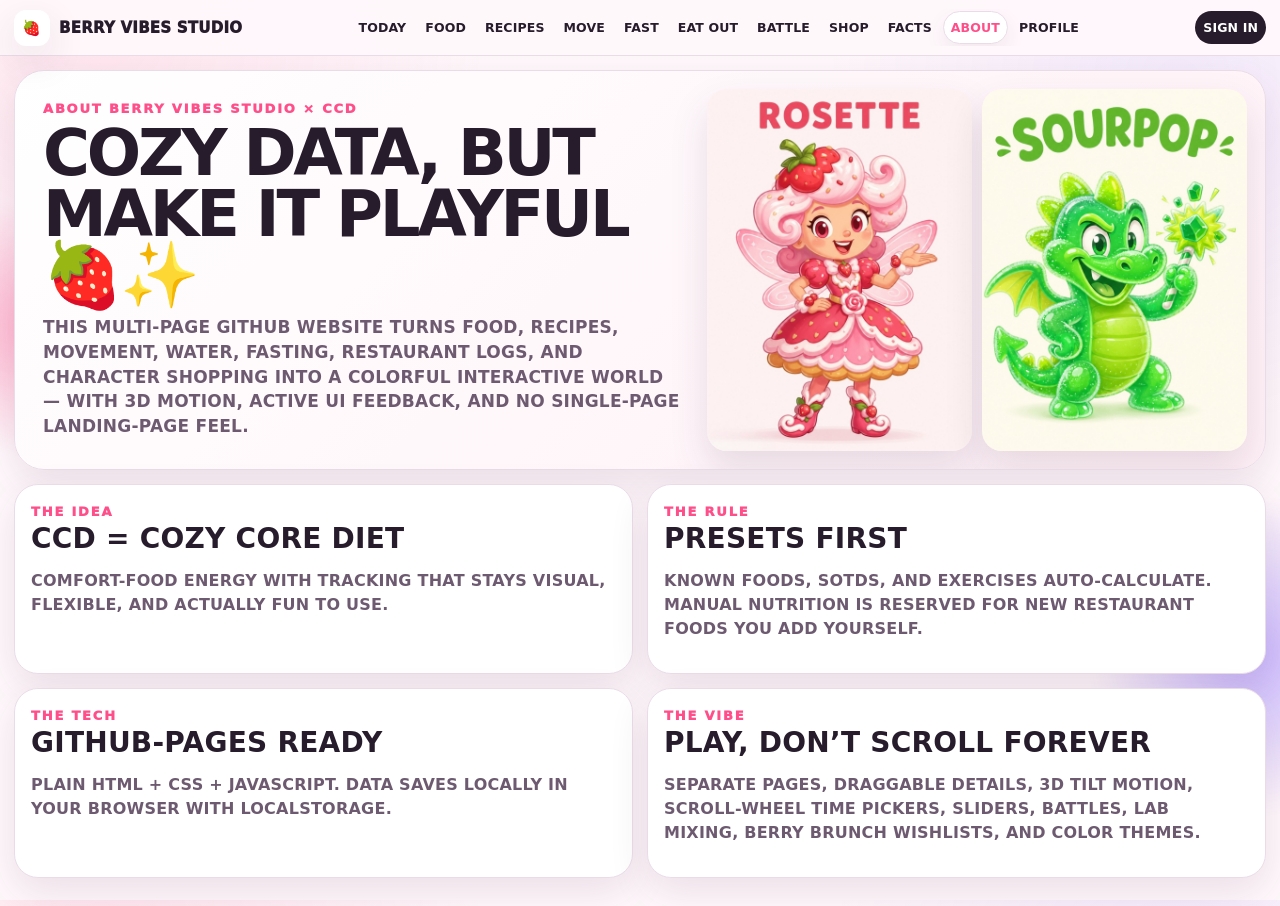
<file: about.html>
<!doctype html>
<html lang="en"><head><meta charset="utf-8"><meta name="viewport" content="width=device-width,initial-scale=1"><meta name="theme-color" content="#ff4f8b"><title>About · Berry Vibes Studio</title><link rel="preconnect" href="https://images.unsplash.com"><link rel="stylesheet" href="style.css"></head>
<body data-page="about"><header class="site-header"><a class="brand" href="index.html"><span class="brand-dot">🍓</span><span>BERRY VIBES STUDIO</span></a><nav class="top-nav" aria-label="Main navigation"><a href="index.html" class="">TODAY</a><a href="foods.html" class="">FOOD</a><a href="recipes.html" class="">RECIPES</a><a href="movement.html" class="">MOVE</a><a href="fasting.html" class="">FAST</a><a href="restaurants.html" class="">EAT OUT</a><a href="battle.html" class="">BATTLE</a><a href="shop.html" class="">SHOP</a><a href="facts.html" class="">FACTS</a><a href="about.html" class="active">ABOUT</a><a href="profile.html" class="">PROFILE</a></nav><a class="auth-chip" href="login.html" id="authChip">SIGN IN</a></header><main class="page-shell">
<section class="page-top about-character-hero"><div><span class="eyebrow">ABOUT BERRY VIBES STUDIO × CCD</span><h1>COZY DATA, BUT MAKE IT PLAYFUL 🍓✨</h1><p>THIS MULTI-PAGE GITHUB WEBSITE TURNS FOOD, RECIPES, MOVEMENT, WATER, FASTING, RESTAURANT LOGS, AND CHARACTER SHOPPING INTO A COLORFUL INTERACTIVE WORLD — WITH 3D MOTION, ACTIVE UI FEEDBACK, AND NO SINGLE-PAGE LANDING-PAGE FEEL.</p></div><div class="about-character-pair"><img src="assets/characters/rosette.jpg" alt="Rosette"><img src="assets/characters/sourpop.png" alt="Sourpop"></div></section><section class="about-grid"><article class="card"><span class="eyebrow">THE IDEA</span><h2>CCD = COZY CORE DIET</h2><p>COMFORT-FOOD ENERGY WITH TRACKING THAT STAYS VISUAL, FLEXIBLE, AND ACTUALLY FUN TO USE.</p></article><article class="card"><span class="eyebrow">THE RULE</span><h2>PRESETS FIRST</h2><p>KNOWN FOODS, SOTDs, AND EXERCISES AUTO-CALCULATE. MANUAL NUTRITION IS RESERVED FOR NEW RESTAURANT FOODS YOU ADD YOURSELF.</p></article><article class="card"><span class="eyebrow">THE TECH</span><h2>GITHUB-PAGES READY</h2><p>PLAIN HTML + CSS + JAVASCRIPT. DATA SAVES LOCALLY IN YOUR BROWSER WITH LOCALSTORAGE.</p></article><article class="card"><span class="eyebrow">THE VIBE</span><h2>PLAY, DON’T SCROLL FOREVER</h2><p>SEPARATE PAGES, DRAGGABLE DETAILS, 3D TILT MOTION, SCROLL-WHEEL TIME PICKERS, SLIDERS, BATTLES, LAB MIXING, BERRY BRUNCH WISHLISTS, AND COLOR THEMES.</p></article></section>
</main><div id="toast" class="toast" role="status" aria-live="polite"></div><script src="data.js"></script><script src="script.js"></script></body></html>
</file>
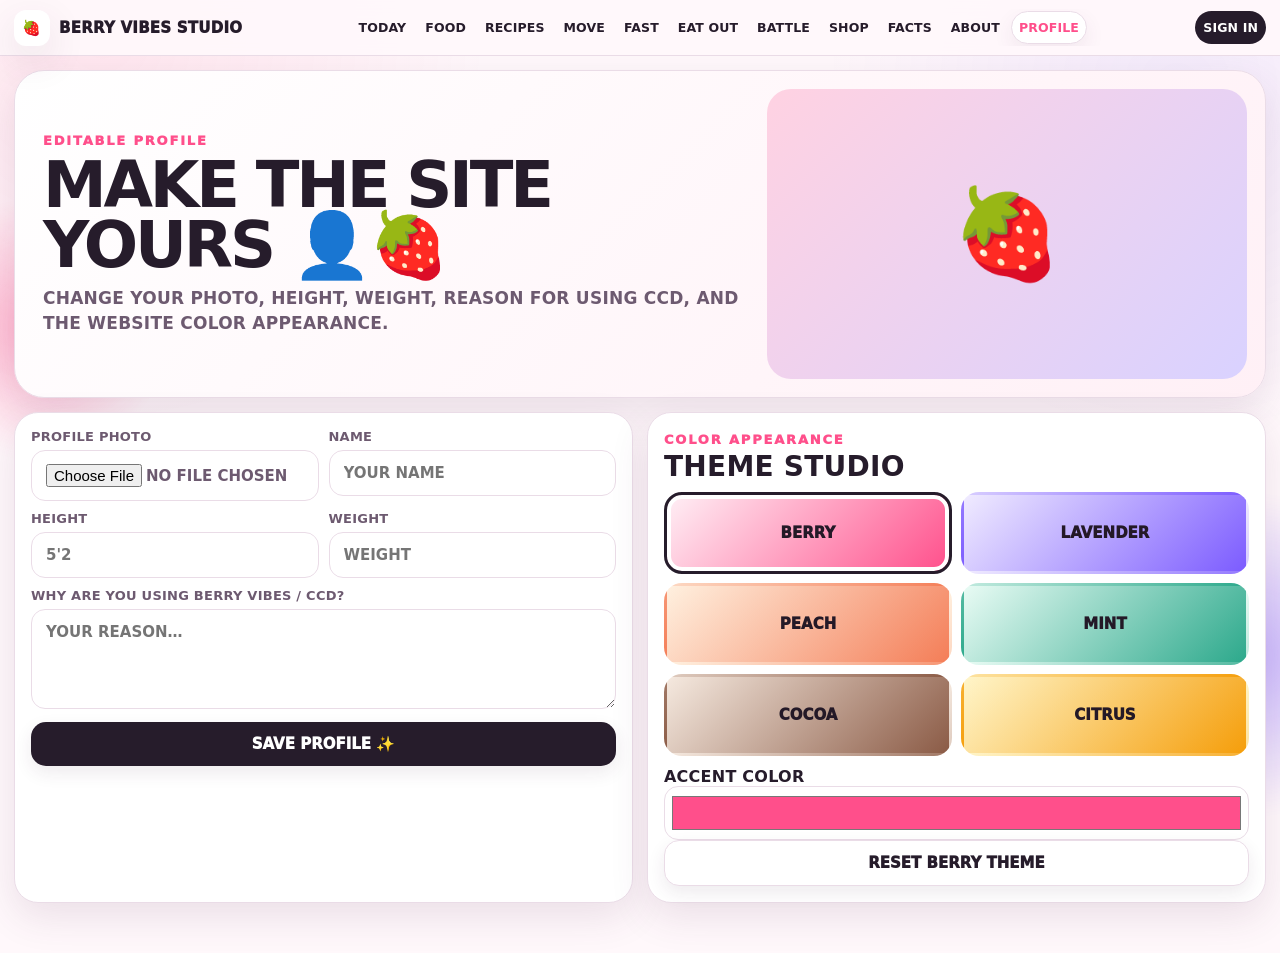
<file: profile.html>
<!doctype html>
<html lang="en"><head><meta charset="utf-8"><meta name="viewport" content="width=device-width,initial-scale=1"><meta name="theme-color" content="#ff4f8b"><title>Profile · Berry Vibes Studio</title><link rel="preconnect" href="https://images.unsplash.com"><link rel="stylesheet" href="style.css"></head>
<body data-page="profile"><header class="site-header"><a class="brand" href="index.html"><span class="brand-dot">🍓</span><span>BERRY VIBES STUDIO</span></a><nav class="top-nav" aria-label="Main navigation"><a href="index.html" class="">TODAY</a><a href="foods.html" class="">FOOD</a><a href="recipes.html" class="">RECIPES</a><a href="movement.html" class="">MOVE</a><a href="fasting.html" class="">FAST</a><a href="restaurants.html" class="">EAT OUT</a><a href="battle.html" class="">BATTLE</a><a href="shop.html" class="">SHOP</a><a href="facts.html" class="">FACTS</a><a href="about.html" class="">ABOUT</a><a href="profile.html" class="active">PROFILE</a></nav><a class="auth-chip" href="login.html" id="authChip">SIGN IN</a></header><main class="page-shell">
<section class="page-top"><div><span class="eyebrow">EDITABLE PROFILE</span><h1>MAKE THE SITE YOURS 👤🍓</h1><p>CHANGE YOUR PHOTO, HEIGHT, WEIGHT, REASON FOR USING CCD, AND THE WEBSITE COLOR APPEARANCE.</p></div><div id="profilePreview" class="profile-preview">🍓</div></section><section class="split"><article class="card"><form id="profileForm" class="form-grid"><label>PROFILE PHOTO<input id="profilePic" type="file" accept="image/*"></label><label>NAME<input id="profileName" type="text" placeholder="YOUR NAME"></label><label>HEIGHT<input id="profileHeight" type="text" placeholder="5'2""></label><label>WEIGHT<input id="profileWeight" type="number" min="1" step="0.1" placeholder="WEIGHT"></label><label class="span-2">WHY ARE YOU USING BERRY VIBES / CCD?<textarea id="profileReason" rows="4" placeholder="YOUR REASON…"></textarea></label><button class="btn primary span-2" type="submit">SAVE PROFILE ✨</button></form></article><article class="card"><span class="eyebrow">COLOR APPEARANCE</span><h2>THEME STUDIO</h2><div id="themeGrid" class="theme-grid"></div><label>ACCENT COLOR<input id="accentColor" type="color" value="#ff4f8b"></label><button id="resetTheme" class="btn secondary wide">RESET BERRY THEME</button></article></section>
</main><div id="toast" class="toast" role="status" aria-live="polite"></div><script src="data.js"></script><script src="script.js"></script></body></html>
</file>
<file: style.css>
:root{
  --bg:#fff8fb;--surface:#ffffff;--surface-2:#fff0f6;--ink:#261c2b;--muted:#6d5a70;
  --accent:#ff4f8b;--accent-2:#7c5cff;--accent-3:#ffb74f;--mint:#37b89b;--sky:#55a7ff;
  --line:#eadce7;--shadow:0 14px 38px rgba(94,53,90,.12);--radius:24px;--radius-sm:16px;
  --font:Inter,ui-rounded,"SF Pro Rounded","Segoe UI",system-ui,-apple-system,sans-serif;
}
*{box-sizing:border-box}
html{scroll-behavior:smooth}
body{margin:0;background:
  radial-gradient(circle at 8% 4%,rgba(255,79,139,.11),transparent 24rem),
  radial-gradient(circle at 92% 9%,rgba(124,92,255,.09),transparent 22rem),var(--bg);color:var(--ink);font-family:var(--font);font-weight:800;text-transform:uppercase;letter-spacing:.015em;min-height:100vh}
button,input,select,textarea{font:inherit;color:inherit;text-transform:uppercase}
button,a{ -webkit-tap-highlight-color:transparent }
a{color:inherit;text-decoration:none}
img{display:block;max-width:100%}
button{cursor:pointer}
[hidden]{display:none!important}
.site-header{position:sticky;top:0;z-index:50;display:grid;grid-template-columns:auto minmax(0,1fr) auto;align-items:center;gap:12px;padding:10px 18px;background:rgba(255,248,251,.93);backdrop-filter:blur(18px);border-bottom:1px solid var(--line)}
.brand{display:flex;align-items:center;gap:9px;font-size:18px;font-weight:1000;white-space:nowrap}.brand-dot{display:grid;place-items:center;width:36px;height:36px;border-radius:12px;background:var(--surface);box-shadow:var(--shadow)}
.top-nav{display:flex;align-items:center;gap:6px;min-width:0;overflow-x:auto;scrollbar-width:none;padding:2px}.top-nav::-webkit-scrollbar{display:none}.top-nav a,.auth-chip{flex:0 0 auto;padding:10px 12px;border-radius:999px;font-size:13px;white-space:nowrap;border:1px solid transparent}.top-nav a:hover,.top-nav a.active{background:var(--surface);border-color:var(--line);box-shadow:0 8px 20px rgba(94,53,90,.08);color:var(--accent)}.auth-chip{background:var(--ink);color:white}
.page-shell{width:min(1460px,calc(100% - 28px));margin:14px auto 50px;display:grid;gap:14px}
.hero,.page-top{display:grid;grid-template-columns:minmax(0,1.2fr) minmax(300px,.8fr);gap:14px;align-items:stretch;background:linear-gradient(135deg,var(--surface),var(--surface-2));border:1px solid var(--line);border-radius:30px;padding:18px;box-shadow:var(--shadow);overflow:hidden}.hero>div:first-child,.page-top>div:first-child{display:flex;flex-direction:column;justify-content:center;min-height:290px;padding:12px 10px}.hero h1,.page-top h1{font-size:clamp(34px,5vw,68px);line-height:.95;margin:7px 0 10px;letter-spacing:-.05em}.hero p,.page-top p{font-size:17px;line-height:1.45;color:var(--muted);max-width:760px;margin:0}.hero-photo,.page-top>img{position:relative;min-height:290px;border-radius:22px;overflow:hidden}.hero-photo img,.page-top>img{width:100%;height:100%;object-fit:cover}.floating-orb{position:absolute;left:10%;top:58%;width:72px;height:72px;border:none;border-radius:24px;background:white;box-shadow:0 16px 30px rgba(0,0,0,.18);font-size:35px;touch-action:none;user-select:none}.floating-orb.dragging{transform:scale(1.08) rotate(7deg)}
.eyebrow{font-size:13px;letter-spacing:.14em;color:var(--accent);font-weight:1000}.hero-actions,.button-row{display:flex;gap:9px;flex-wrap:wrap;margin-top:16px}.btn,.tiny-btn,.button-row button{border:none;border-radius:15px;padding:13px 16px;font-weight:1000;transition:.2s ease;box-shadow:0 7px 18px rgba(64,35,64,.09)}.btn:hover,.tiny-btn:hover,.button-row button:hover{transform:translateY(-2px)}.btn.primary{background:var(--ink);color:white}.btn.berry{background:var(--accent);color:white}.btn.secondary,.tiny-btn,.button-row button{background:var(--surface);border:1px solid var(--line)}.btn.wide{width:100%}.btn.center{justify-self:center;min-width:260px}
.dashboard-grid{display:grid;grid-template-columns:repeat(4,1fr);gap:12px}.card{background:var(--surface);border:1px solid var(--line);border-radius:var(--radius);padding:16px;box-shadow:var(--shadow)}.stat-card{min-height:168px;display:flex;flex-direction:column;justify-content:center;gap:7px}.stat-card>span,.stat-card small{font-size:13px;color:var(--muted)}.stat-card strong{font-size:34px;letter-spacing:-.04em}.progress{height:15px;background:#f2e7ee;border-radius:999px;overflow:hidden}.progress i{display:block;height:100%;width:0;background:linear-gradient(90deg,var(--accent),var(--accent-2));transition:.35s ease}
.split{display:grid;grid-template-columns:1fr 1fr;gap:14px}.section-head{display:flex;align-items:center;justify-content:space-between;gap:12px;margin-bottom:12px}.section-head h2,.card h2,.lab-copy h2{font-size:28px;line-height:1;margin:5px 0}.section-head a{font-size:13px;color:var(--accent)}
.bar-stack{display:grid;gap:11px}.bar-row{display:grid;grid-template-columns:minmax(110px,180px) minmax(0,1fr) 80px;gap:10px;align-items:center}.bar-row span,.bar-row b{font-size:13px}.bar-track{height:22px;border-radius:999px;background:#f3edf2;overflow:hidden;border:1px solid var(--line)}.bar-track i{display:block;height:100%;border-radius:inherit;background:linear-gradient(90deg,var(--accent),var(--accent-2));width:0;transition:.4s ease}.bar-row:nth-child(2) .bar-track i{background:linear-gradient(90deg,var(--sky),var(--accent-2))}.bar-row:nth-child(3) .bar-track i{background:linear-gradient(90deg,var(--accent-3),var(--accent))}.bar-row:nth-child(4) .bar-track i{background:linear-gradient(90deg,var(--mint),var(--sky))}
.timeline{display:grid;gap:8px}.timeline-item{display:grid;grid-template-columns:auto 1fr auto;gap:10px;align-items:center;padding:11px;border-radius:16px;background:var(--surface-2);border:1px solid var(--line)}.timeline-item .emoji{font-size:24px}.timeline-item b{font-size:14px}.timeline-item small{display:block;color:var(--muted);font-size:12px;margin-top:3px}.timeline-item strong{font-size:13px}.empty{padding:22px;text-align:center;background:var(--surface-2);border:1px dashed var(--line);border-radius:18px;color:var(--muted)}
.photo-card{display:grid;grid-template-columns:190px 1fr;gap:14px}.photo-card>img{width:100%;height:100%;min-height:230px;object-fit:cover;border-radius:18px}.choice-grid{display:grid;grid-template-columns:1fr 1fr;gap:8px;margin-top:12px}.choice-grid a{padding:13px;background:var(--surface-2);border:1px solid var(--line);border-radius:14px;font-size:13px;transition:.2s}.choice-grid a:hover{transform:translateY(-2px);border-color:var(--accent)}
.search,.big-select,input,textarea,select{width:100%;border:1px solid var(--line);background:var(--surface);border-radius:14px;padding:13px 14px;outline:none;font-size:14px;font-weight:900}.search:focus,input:focus,textarea:focus,select:focus{border-color:var(--accent);box-shadow:0 0 0 4px rgba(255,79,139,.1)}.filter-bar{display:grid;grid-template-columns:minmax(0,1fr) minmax(210px,.36fr) auto;gap:10px;align-items:center}.range-label{display:grid;grid-template-columns:1fr auto;gap:8px;margin:14px 0 12px;font-size:13px}.range-label input{grid-column:1/-1;padding:0;accent-color:var(--accent)}input[type=range]{height:8px;border:none;background:transparent}input[type=color]{padding:5px;height:54px}
.nutrition-card{display:grid;gap:10px;margin:12px 0;padding:14px;border-radius:18px;background:linear-gradient(135deg,var(--surface-2),var(--surface));border:1px solid var(--line)}.nutrition-top{display:flex;justify-content:space-between;gap:10px;align-items:center}.nutrition-top strong{font-size:26px}.macro-mini{display:grid;grid-template-columns:repeat(4,1fr);gap:7px}.macro-mini div{background:var(--surface);border:1px solid var(--line);border-radius:12px;padding:9px;text-align:center}.macro-mini span{display:block;font-size:12px;color:var(--muted)}.macro-mini b{font-size:15px}.taste-chart{display:grid;grid-template-columns:150px 1fr;gap:10px;align-items:center;padding:11px 12px;border-radius:14px;background:#fff7e9;border:1px solid #f4dcc0}.taste-chart span{font-size:12px;color:#9b5f1d}.taste-chart b{font-size:13px;line-height:1.35}
.media-grid,.recipe-grid,.fact-grid,.shop-grid{display:grid;grid-template-columns:repeat(4,1fr);gap:12px}.media-card,.recipe-card,.fact-card,.shop-card{overflow:hidden;background:var(--surface);border:1px solid var(--line);border-radius:22px;box-shadow:var(--shadow);transition:.2s}.media-card:hover,.recipe-card:hover,.shop-card:hover{transform:translateY(-4px)}.media-card img,.recipe-card img,.shop-card img{width:100%;height:170px;object-fit:cover}.media-card .card-body,.recipe-card .card-body,.shop-card .card-body{padding:13px}.media-card h3,.recipe-card h3,.shop-card h3,.fact-card h3{margin:5px 0 7px;font-size:18px;line-height:1.04}.media-card p,.recipe-card p,.shop-card p,.fact-card p{font-size:12px;line-height:1.4;color:var(--muted);margin:0}.recipe-card button,.shop-card button,.media-card button{margin-top:10px}
.lab-shell{display:grid;grid-template-columns:.55fr 1.45fr;gap:14px;background:linear-gradient(145deg,#2b2031,#3a2750);color:white;border-radius:30px;padding:18px;box-shadow:var(--shadow)}.lab-copy{padding:16px;display:flex;flex-direction:column;justify-content:center}.lab-copy p{color:#dbcfe4;line-height:1.45}.lab-board{background:#fff;color:var(--ink);border-radius:24px;padding:15px}.lab-controls{display:grid;grid-template-columns:1fr 1fr auto;gap:10px;align-items:end}.mixing-bowl{min-height:140px;display:grid;place-items:center;align-content:center;font-size:68px;background:radial-gradient(circle,#fff7db,#ffd1e0);border:2px dashed #f1a8c2;border-radius:34px;margin:12px 0;transition:.35s}.mixing-bowl span{font-size:12px;margin-top:6px}.mixing-bowl.mix{animation:mix .6s ease-in-out}@keyframes mix{25%{transform:rotate(-6deg) scale(1.02)}50%{transform:rotate(6deg) scale(1.06)}75%{transform:rotate(-3deg)}}.ingredient-stack{display:grid;gap:6px}.ingredient-chip{display:grid;grid-template-columns:1fr auto auto;gap:8px;align-items:center;padding:9px 11px;background:var(--surface-2);border-radius:13px}.ingredient-chip button{border:none;background:transparent;color:var(--accent);font-size:20px}.unit-lab{display:grid;grid-template-columns:1.2fr .6fr 1fr .9fr;gap:10px;align-items:center}.unit-lab strong{padding:13px;background:var(--surface-2);border-radius:14px;text-align:center}
.time-selector-panel{display:grid;grid-template-columns:.8fr 1.2fr;gap:14px}.time-selector-copy{padding:15px}.time-selector-copy h2{font-size:28px;margin:6px 0}.time-selector-copy p{font-size:13px;color:var(--muted);line-height:1.45}.time-readout{display:flex;gap:10px;align-items:center;flex-wrap:wrap;margin-top:12px}.time-readout strong{font-size:25px;color:var(--accent)}.time-wheel-grid{display:grid;grid-template-columns:1fr 1fr 1fr;gap:8px}.time-wheel-group>span{font-size:12px;color:var(--muted)}.time-wheel-lane{height:180px;overflow-y:auto;scroll-snap-type:y mandatory;border:1px solid var(--line);border-radius:16px;background:var(--surface-2);padding:58px 7px}.time-wheel-lane button{display:block;width:100%;scroll-snap-align:center;border:none;background:transparent;border-radius:10px;padding:8px;font-size:16px}.time-wheel-lane button.active{background:var(--ink);color:white;transform:scale(1.03)}
.fact-lines{display:grid;gap:9px}.fact-lines div,.fact-card>div{padding:11px 12px;border-radius:14px;background:var(--surface-2);font-size:13px;line-height:1.35}.fact-card{padding:14px}.fact-card>div+div{margin-top:7px}
.fast-status{padding:18px;border-radius:18px;background:linear-gradient(135deg,#fff0f6,#f1edff);margin:13px 0}.fast-status strong{display:block;font-size:26px;margin:4px 0}.form-grid{display:grid;grid-template-columns:1fr 1fr;gap:10px}.form-grid label{font-size:12px;color:var(--muted)}.form-grid label input,.form-grid label textarea{margin-top:6px}.span-2{grid-column:1/-1}
.battle-arena{display:grid;grid-template-columns:1fr auto 1fr;gap:13px;align-items:center}.battle-card{background:var(--surface);border:1px solid var(--line);border-radius:28px;padding:16px;box-shadow:var(--shadow)}.battle-card>span{font-size:12px;color:var(--accent)}.versus{font-size:34px}.battle-button{justify-self:center;min-width:300px;font-size:22px}.battle-result{text-align:center}.winner-crown{font-size:76px;display:block;animation:bounce .75s ease}@keyframes bounce{50%{transform:translateY(-12px) scale(1.08)}}.battle-result h2{font-size:38px}.battle-bars{max-width:900px;margin:12px auto 0;text-align:left}
.shop-toolbar{display:grid;grid-template-columns:minmax(220px,1fr) 210px auto auto auto;gap:8px;align-items:center}.shop-card .price-row{display:flex;justify-content:space-between;align-items:center;margin-top:10px}.shop-card .price-row strong{font-size:22px}.qty-row{display:flex;align-items:center;justify-content:space-between;margin:10px 0}.qty-stepper{display:flex;align-items:center;gap:8px}.qty-stepper button{margin:0;width:34px;height:34px;border-radius:10px;border:1px solid var(--line);background:var(--surface-2)}.shop-actions{display:grid;grid-template-columns:1fr auto auto;gap:6px}.shop-actions button{border:none;border-radius:12px;padding:10px;background:var(--ink);color:white}.shop-actions button.icon{background:var(--surface-2);color:var(--ink);border:1px solid var(--line)}
.modal{border:none;border-radius:26px;max-width:min(900px,calc(100% - 24px));width:100%;padding:0;background:var(--surface);box-shadow:0 30px 90px rgba(38,28,43,.3)}.modal::backdrop{background:rgba(38,28,43,.55);backdrop-filter:blur(5px)}.dialog-inner{padding:18px}.dialog-head{display:flex;justify-content:space-between;gap:10px;align-items:start}.dialog-x{border:none;background:var(--surface-2);width:40px;height:40px;border-radius:12px;font-size:20px}.dialog-hero{display:grid;grid-template-columns:300px 1fr;gap:14px}.dialog-hero img{width:100%;height:280px;object-fit:cover;border-radius:20px}.ingredient-chart{margin:0;padding:0;list-style:none;display:grid;gap:6px}.ingredient-chart li{padding:9px 11px;background:var(--surface-2);border-radius:12px;border-left:5px solid var(--accent);font-size:12px}.steps{display:grid;gap:7px;counter-reset:step}.steps div{padding:10px 12px;border-radius:12px;background:#f6f4ff;font-size:12px;line-height:1.4}.steps div::before{counter-increment:step;content:counter(step) ". ";color:var(--accent);font-weight:1000}
.profile-preview{display:grid;place-items:center;min-height:290px;border-radius:24px;background:linear-gradient(135deg,#ffd2e2,#d9d2ff);font-size:88px;background-size:cover;background-position:center}.theme-grid{display:grid;grid-template-columns:repeat(2,1fr);gap:9px;margin:11px 0}.theme-choice{height:82px;border:3px solid transparent;border-radius:18px;color:#241927;font-weight:1000}.theme-choice.active{border-color:var(--ink);box-shadow:0 0 0 4px white inset}
.auth-page{display:grid;grid-template-columns:1.1fr .9fr;min-height:calc(100vh - 130px);background:var(--surface);border:1px solid var(--line);border-radius:30px;overflow:hidden;box-shadow:var(--shadow)}.auth-visual{padding:28px;display:flex;flex-direction:column;justify-content:center;background:linear-gradient(135deg,#fff0f6,#f0ebff)}.auth-visual h1{font-size:clamp(40px,6vw,72px);line-height:.95;margin:8px 0}.auth-visual p{color:var(--muted);line-height:1.5}.auth-visual img{height:260px;width:100%;object-fit:cover;border-radius:22px;margin-top:18px}.auth-panel{padding:28px;display:flex;flex-direction:column;justify-content:center}.auth-tabs{display:grid;grid-template-columns:1fr 1fr;gap:7px;margin-bottom:12px}.auth-tabs button{border:1px solid var(--line);background:var(--surface-2);padding:12px;border-radius:14px}.auth-tabs button.active{background:var(--ink);color:white}
.checkout-item,.cart-item{display:grid;grid-template-columns:76px 1fr auto;gap:10px;align-items:center;padding:10px;border-bottom:1px solid var(--line)}.checkout-item img,.cart-item img{width:76px;height:76px;object-fit:cover;border-radius:14px}.checkout-item h3,.cart-item h3{margin:0;font-size:15px}.checkout-item small,.cart-item small{color:var(--muted)}.checkout-total{display:flex;justify-content:space-between;padding:14px;font-size:18px}.checkout-total.grand{background:var(--ink);color:white;border-radius:15px;margin-top:8px}
.toast{position:fixed;z-index:100;left:50%;bottom:24px;transform:translate(-50%,30px);opacity:0;background:var(--ink);color:white;padding:13px 18px;border-radius:999px;box-shadow:var(--shadow);font-size:13px;pointer-events:none;transition:.25s}.toast.show{transform:translate(-50%,0);opacity:1}.click-spark{position:fixed;z-index:99;pointer-events:none;font-style:normal;font-size:22px;animation:spark .65s ease forwards}@keyframes spark{to{transform:translateY(-35px) scale(.4) rotate(22deg);opacity:0}}
.about-grid{display:grid;grid-template-columns:repeat(2,1fr);gap:14px}.about-grid p{color:var(--muted);line-height:1.5}.shop-note{padding:10px 12px;border-radius:14px;background:#fff0f6;border:1px solid #f3c8d8;color:#a02c56;font-size:12px}
@media(max-width:1100px){.dashboard-grid,.media-grid,.recipe-grid,.fact-grid,.shop-grid{grid-template-columns:repeat(2,1fr)}.shop-toolbar{grid-template-columns:1fr 1fr auto}.shop-toolbar .tiny-btn{display:none}.hero,.page-top{grid-template-columns:1fr .7fr}.lab-shell{grid-template-columns:1fr}.lab-copy{min-height:auto}}
@media(max-width:800px){.site-header{grid-template-columns:1fr auto}.brand{font-size:15px}.top-nav{grid-column:1/-1;grid-row:2;padding-bottom:3px}.top-nav a{font-size:12px;padding:9px 10px}.page-shell{width:min(100% - 18px,1460px);margin-top:9px}.hero,.page-top{grid-template-columns:1fr;padding:12px}.hero>div:first-child,.page-top>div:first-child{min-height:auto}.hero-photo,.page-top>img{min-height:220px;max-height:260px}.dashboard-grid,.split,.about-grid,.auth-page{grid-template-columns:1fr}.photo-card{grid-template-columns:1fr}.photo-card>img{height:190px}.filter-bar,.shop-toolbar,.time-selector-panel,.unit-lab,.lab-controls{grid-template-columns:1fr}.battle-arena{grid-template-columns:1fr}.versus{text-align:center}.dialog-hero{grid-template-columns:1fr}.dialog-hero img{height:210px}.macro-mini{grid-template-columns:repeat(2,1fr)}.bar-row{grid-template-columns:105px 1fr 60px}.form-grid{grid-template-columns:1fr}.span-2{grid-column:auto}.time-wheel-grid{grid-template-columns:1fr 1fr 1fr}.auth-page{min-height:auto}.auth-visual img{height:210px}}
@media(max-width:520px){.media-grid,.recipe-grid,.fact-grid,.shop-grid{grid-template-columns:1fr}.hero h1,.page-top h1{font-size:36px}.section-head{align-items:flex-start}.choice-grid{grid-template-columns:1fr}.bar-row{grid-template-columns:90px 1fr 50px}.time-wheel-lane{height:160px}.auth-chip{font-size:12px;padding:9px}.brand span:last-child{max-width:170px;overflow:hidden;text-overflow:ellipsis}.battle-button{min-width:0;width:100%}}
@media(prefers-reduced-motion:reduce){*{scroll-behavior:auto!important;animation:none!important;transition:none!important}}


/* ============================================================
   2026-10-03 3D / MOTION / READABILITY UPGRADE
   ============================================================ */
body{overflow-x:hidden;font-size:16px;perspective:1400px}
body::before,body::after{content:"";position:fixed;z-index:-1;border-radius:999px;filter:blur(8px);opacity:.42;pointer-events:none;animation:ambientFloat 12s ease-in-out infinite alternate}
body::before{width:260px;height:260px;left:-90px;top:22vh;background:radial-gradient(circle,var(--accent),transparent 70%)}
body::after{width:320px;height:320px;right:-130px;top:55vh;background:radial-gradient(circle,var(--accent-2),transparent 70%);animation-duration:16s;animation-direction:alternate-reverse}
@keyframes ambientFloat{to{transform:translate3d(34px,-28px,80px) scale(1.08)}}

.site-header{grid-template-columns:auto minmax(0,1fr) auto;padding:10px 14px;gap:10px}
.brand{font-size:clamp(16px,1.15vw,20px)}
.top-nav{gap:4px;scroll-snap-type:x proximity}
.top-nav a,.auth-chip{font-size:clamp(12px,.77vw,14px);padding:10px 9px;scroll-snap-align:center}
.auth-chip{font-size:13px}

.card,.battle-card,.shop-card,.media-card,.character-chip,.motion-token{transform-style:preserve-3d;transition:transform .22s ease,box-shadow .22s ease,border-color .22s ease}
.card.is-tilting,.battle-card.is-tilting,.shop-card.is-tilting,.media-card.is-tilting,.character-chip.is-tilting,.motion-token.is-tilting{transform:perspective(1000px) rotateX(var(--tilt-x,0deg)) rotateY(var(--tilt-y,0deg)) translateZ(4px);box-shadow:0 22px 52px rgba(72,42,77,.16)}
.card>*:not(dialog),.battle-card>*,.shop-card>*,.media-card>*,.character-chip>*,.motion-token>*{transform:translateZ(10px)}
button:active,.btn:active,.motion-token:active{transform:translateY(1px) scale(.98)}

.kinetic-deck{display:grid;grid-template-columns:repeat(4,1fr);gap:12px;perspective:1200px}
.motion-token{position:relative;isolation:isolate;min-height:150px;padding:18px;border:1px solid var(--line);border-radius:26px;background:linear-gradient(145deg,var(--surface),var(--surface-2));box-shadow:var(--shadow);display:flex;flex-direction:column;justify-content:flex-end;overflow:hidden}
.motion-token::before{content:"";position:absolute;inset:auto -25px -45px auto;width:120px;height:120px;border-radius:32px;background:linear-gradient(145deg,color-mix(in srgb,var(--accent) 35%,transparent),color-mix(in srgb,var(--accent-2) 35%,transparent));transform:rotate(28deg) translateZ(-10px);animation:tokenFloat 4s ease-in-out infinite alternate}
.motion-token:nth-child(2)::before{animation-delay:-1s}.motion-token:nth-child(3)::before{animation-delay:-2s}.motion-token:nth-child(4)::before{animation-delay:-3s}
.motion-token>span{font-size:40px;align-self:flex-start;filter:drop-shadow(0 10px 12px rgba(0,0,0,.1));animation:iconHover 2.6s ease-in-out infinite alternate}
.motion-token strong{font-size:22px;line-height:1;margin-top:16px}.motion-token small{font-size:13px;color:var(--muted);margin-top:6px;line-height:1.25}
@keyframes tokenFloat{to{transform:rotate(42deg) translate3d(-10px,-10px,20px)}}
@keyframes iconHover{to{transform:translateY(-6px) rotate(-4deg)}}

.time-selector-panel{align-items:stretch}
.time-wheel-grid{position:relative;gap:10px;background:linear-gradient(180deg,rgba(255,255,255,.5),rgba(255,255,255,.12));padding:10px;border-radius:24px;box-shadow:inset 0 0 0 1px var(--line)}
.time-wheel-grid::after{content:"";position:absolute;left:10px;right:10px;top:50%;height:48px;transform:translateY(-50%);border-top:1px solid color-mix(in srgb,var(--accent) 26%,var(--line));border-bottom:1px solid color-mix(in srgb,var(--accent) 26%,var(--line));border-radius:14px;pointer-events:none;box-shadow:0 0 26px color-mix(in srgb,var(--accent) 10%,transparent)}
.time-wheel-group{display:grid;gap:8px;text-align:center}
.time-wheel-group>span{font-size:13px;font-weight:1000;letter-spacing:.12em}
.time-wheel-lane{height:230px;padding:86px 8px;overscroll-behavior:contain;scrollbar-width:none;background:rgba(255,255,255,.66);border-radius:20px;mask-image:linear-gradient(to bottom,transparent 0,#000 28%,#000 72%,transparent 100%)}
.time-wheel-lane::-webkit-scrollbar{display:none}
.time-wheel-lane button{font-size:24px;line-height:1;padding:12px 8px;opacity:.22;transition:.16s ease;transform:scale(.86)}
.time-wheel-lane button.active{opacity:1;background:transparent;color:var(--ink);font-size:34px;transform:scale(1.04);text-shadow:0 10px 22px rgba(0,0,0,.12)}
.time-readout strong{font-size:30px}

.character-shelf{display:grid;grid-template-columns:repeat(5,1fr);gap:10px;perspective:1000px}
.character-chip{min-height:150px;border:1px solid var(--line);border-radius:22px;padding:14px;display:flex;flex-direction:column;justify-content:center;align-items:center;text-align:center;background:linear-gradient(145deg,var(--surface),var(--surface-2));box-shadow:0 12px 28px rgba(72,42,77,.08)}
.character-chip>span{font-size:36px;animation:iconHover 3s ease-in-out infinite alternate}.character-chip strong{font-size:20px;margin:8px 0 4px}.character-chip small{font-size:12px;line-height:1.25;color:var(--muted)}
.character-chip.rosette{background:linear-gradient(145deg,#fff,#ffe3ee)}.character-chip.zing{background:linear-gradient(145deg,#fff,#fff0c6)}.character-chip.mallow{background:linear-gradient(145deg,#fff,#eee5ff)}.character-chip.sourpop{background:linear-gradient(145deg,#fff,#dcfbe8)}.character-chip.truffle{background:linear-gradient(145deg,#fff,#f4e6da)}
.shop-clean-note{font-size:13px;color:var(--muted)}
.shop-card img{aspect-ratio:4/3;object-fit:cover}
.shop-card h3{font-size:20px}.shop-card p{font-size:14px;line-height:1.4}

.link-button{border:none;background:transparent;color:var(--accent);padding:10px 4px;text-align:left;font-size:14px;font-weight:1000}
.link-button:hover{text-decoration:underline}
.recovery-panel{margin:14px 0;padding:16px;border:1px solid var(--line);border-radius:18px;background:var(--surface-2)}
.recovery-panel h3{font-size:22px;margin:6px 0 12px}.recovery-result{margin-top:10px;padding:12px;border-radius:14px;background:var(--surface);border:1px solid var(--line);font-size:14px;line-height:1.4}

/* no tiny UI text */
.eyebrow,.stat-card>span,.stat-card small,.bar-row span,.bar-row b,.timeline-item b,.section-head a,.price-row span,.qty-row>span,.auth-panel,.form-grid label,.fact-card>div,.fact-lines div{font-size:13px}
input,select,textarea,button{font-size:15px}

@media(max-width:1100px){
  .site-header{grid-template-columns:auto minmax(0,1fr) auto}.brand span:last-child{display:inline}.top-nav a{font-size:12.5px;padding:9px 8px}
  .kinetic-deck{grid-template-columns:repeat(2,1fr)}
  .character-shelf{grid-template-columns:repeat(3,1fr)}
}
@media(max-width:760px){
  .site-header{grid-template-columns:1fr auto;grid-template-areas:"brand auth" "nav nav";padding:9px 10px}.brand{grid-area:brand}.auth-chip{grid-area:auth}.top-nav{grid-area:nav;width:100%;padding-bottom:4px}.top-nav a{font-size:13px;padding:9px 10px}
  .kinetic-deck{grid-template-columns:1fr 1fr}.motion-token{min-height:132px}.motion-token strong{font-size:18px}
  .time-selector-panel{grid-template-columns:1fr}.time-wheel-lane{height:205px;padding:74px 5px}.time-wheel-lane button{font-size:21px}.time-wheel-lane button.active{font-size:30px}
  .character-shelf{grid-template-columns:1fr 1fr}.character-chip:last-child{grid-column:1/-1}
}
@media(max-width:480px){
  .kinetic-deck{grid-template-columns:1fr}.character-shelf{grid-template-columns:1fr}.character-chip:last-child{grid-column:auto}
  .time-wheel-grid{grid-template-columns:1fr 1fr .72fr}.time-wheel-lane button{font-size:19px}.time-wheel-lane button.active{font-size:27px}
}
@media(prefers-reduced-motion:reduce){*,*::before,*::after{animation:none!important;transition:none!important;scroll-behavior:auto!important}.card,.battle-card,.shop-card,.media-card,.character-chip,.motion-token{transform:none!important}}


/* ===== OCT 3 FINAL CHARACTER + 3D UI PASS ===== */
.site-header{grid-template-columns:auto minmax(0,1fr) auto;gap:10px;padding:9px 14px}
.top-nav{justify-content:center;gap:3px}
.top-nav a,.auth-chip{font-size:12.5px;padding:9px 9px;letter-spacing:.01em}

.berry-stage{isolation:isolate;perspective:1200px;background:radial-gradient(circle at 50% 40%,#fff 0,#ffeaf4 34%,#ece8ff 72%,#fff7df 100%);border:1px solid var(--line);transform-style:preserve-3d;overflow:hidden}
.berry-stage .cast-hero{position:absolute;inset:0;width:100%;height:100%;object-fit:cover;object-position:center;transform:translateZ(8px) scale(1.03);transition:transform .35s ease;filter:saturate(1.04) contrast(1.02)}
.berry-stage:hover .cast-hero{transform:translateZ(28px) scale(1.06) rotateX(-1deg) rotateY(1deg)}
.stage-glow{position:absolute;width:150px;height:150px;border-radius:50%;filter:blur(30px);opacity:.35;z-index:2;pointer-events:none;animation:stageGlow 4.6s ease-in-out infinite alternate}
.glow-one{left:-25px;top:15px;background:#ff7aa8}.glow-two{right:-30px;bottom:5px;background:#7866ff;animation-delay:-2.2s}
.stage-chip{position:absolute;z-index:3;padding:8px 11px;border-radius:999px;background:rgba(255,255,255,.90);border:1px solid rgba(255,255,255,.8);box-shadow:0 12px 28px rgba(66,39,73,.14);font-size:12px;backdrop-filter:blur(10px);animation:chipDrift 3.2s ease-in-out infinite alternate}
.chip-one{right:16px;top:16px}.chip-two{left:16px;bottom:16px;animation-delay:-1.5s}
@keyframes stageGlow{to{transform:translate3d(20px,16px,20px) scale(1.18)}}
@keyframes chipDrift{to{transform:translateY(-7px) rotate(1deg)}}

.studio-cast-card{overflow:hidden;background:linear-gradient(135deg,var(--surface),color-mix(in srgb,var(--surface-2) 84%,#fff))}
.mini-character-grid{display:grid;grid-template-columns:repeat(5,minmax(0,1fr));gap:10px;perspective:1300px}
.mini-character{position:relative;display:grid;grid-template-rows:150px auto auto;gap:7px;align-items:center;text-align:center;padding:10px;border-radius:20px;border:1px solid var(--line);background:linear-gradient(155deg,#fff,var(--surface-2));box-shadow:0 12px 28px rgba(72,42,77,.08);transform-style:preserve-3d;transition:transform .18s ease,box-shadow .18s ease}
.mini-character img{width:100%;height:150px;object-fit:cover;border-radius:15px;transform:translateZ(22px);box-shadow:0 10px 20px rgba(72,42,77,.12)}
.mini-character strong{font-size:18px;line-height:1}.mini-character small{font-size:12.5px;line-height:1.2;color:var(--muted)}
.mini-character.is-tilting{transform:perspective(1000px) rotateX(var(--tilt-x,0deg)) rotateY(var(--tilt-y,0deg)) translateZ(7px);box-shadow:0 22px 48px rgba(72,42,77,.17)}

.shop-hero>img{object-fit:cover;object-position:center;background:#f8d1e2}
.character-shelf{grid-template-columns:repeat(5,minmax(0,1fr))}
.character-chip{min-height:250px;justify-content:flex-start;overflow:hidden;transform-style:preserve-3d}
.character-chip img{width:100%;height:150px;object-fit:cover;border-radius:16px;margin-bottom:10px;box-shadow:0 10px 22px rgba(72,42,77,.12);transform:translateZ(18px)}
.character-chip strong{font-size:21px}.character-chip small{font-size:12.5px}
.shop-card img{height:210px;object-fit:cover;background:linear-gradient(145deg,#fff1f7,#f1edff)}
.shop-card .card-body{padding:15px}.shop-card p{font-size:13px}.shop-card h3{font-size:20px}

.about-character-hero{grid-template-columns:minmax(0,1.1fr) minmax(340px,.9fr)}
.about-character-pair{display:grid;grid-template-columns:1fr 1fr;gap:10px;min-height:290px;perspective:1100px}
.about-character-pair img{width:100%;height:100%;min-height:290px;object-fit:cover;border-radius:20px;box-shadow:0 18px 38px rgba(72,42,77,.13);animation:pairFloat 4.2s ease-in-out infinite alternate}
.about-character-pair img:nth-child(2){animation-delay:-2s}
@keyframes pairFloat{to{transform:translateY(-8px) rotateY(3deg)}}

/* keep text readable: no micro-labels */
.macro-mini span,.taste-chart span,.time-wheel-group>span,.mixing-bowl span{font-size:12.5px}
.taste-chart b{font-size:13.5px}.media-card p,.recipe-card p,.fact-card p{font-size:13px}.ingredient-chart li,.steps div{font-size:13px}

@media(max-width:1280px){
  .brand{font-size:15px}.top-nav a,.auth-chip{font-size:12.5px;padding:8px 7px}
  .mini-character-grid{grid-template-columns:repeat(5,minmax(135px,1fr));overflow-x:auto;padding-bottom:4px}
}
@media(max-width:900px){
  .character-shelf{grid-template-columns:repeat(2,1fr)}
  .character-chip:last-child{grid-column:auto}
  .about-character-hero{grid-template-columns:1fr}
  .about-character-pair{min-height:250px}
}
@media(max-width:760px){
  .top-nav{justify-content:flex-start}
  .top-nav a{font-size:12.5px;padding:9px 10px}
  .mini-character-grid{grid-template-columns:repeat(5,150px)}
  .shop-card img{height:185px}
}
@media(max-width:520px){
  .character-shelf{grid-template-columns:1fr}
  .about-character-pair{grid-template-columns:1fr 1fr;min-height:210px}.about-character-pair img{min-height:210px}
}
</file>
